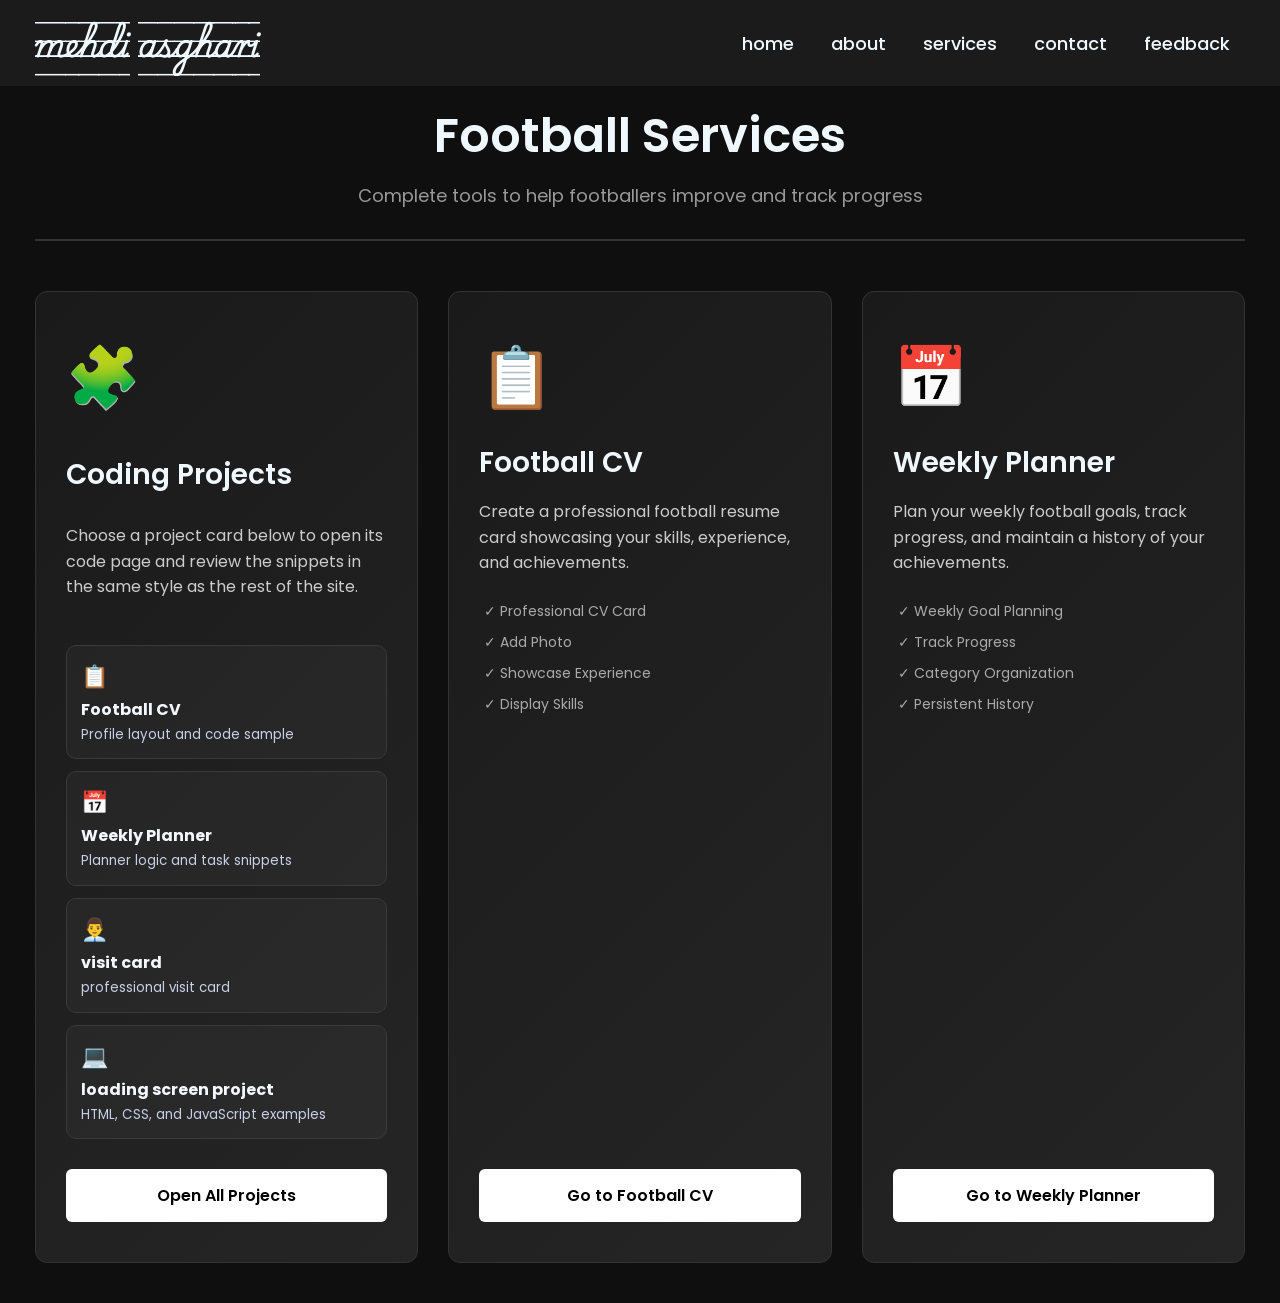
<file: services/index.html>
<!DOCTYPE html>
<html lang="en">

    <head>
        <meta charset="UTF-8">
        <meta name="viewport" content="width=device-width, initial-scale=1.0">
        <title>Services - Mehdi Asghari</title>
        <link rel="stylesheet" href="style.css">
    </head>

    <body>
        <nav>
            <div class="menu">
                <div class="logo">
                    <a href="../index.html">mehdi asghari</a>
                </div>
                <ul>
                    <li><a href="../index.html">home</a></li>
                    <li><a href="../pages/index.html">about</a></li>
                    <li><a href="./index.html">services</a></li>
                    <li><a href="../contact/index.html">contact</a></li>
                    <li><a href="mailto:mehdi25asghari@gmail.com?subject=Website%20Feedback">feedback</a></li>
                </ul>
            </div>
        </nav>

        <div class="container">
            <div class="services-header">
                <h1>Football Services</h1>
                <p>Complete tools to help footballers improve and track progress</p>
            </div>

            <div class="services-grid">
                <!-- Coding Projects Card -->
                <div class="service-card coding-projects-card">
                    <div class="service-icon">🧩</div>
                    <h2>Coding Projects</h2>
                    <p>Choose a project card below to open its code page and review the snippets in the same style as
                        the rest of the site.</p>
                    <div class="project-mini-grid">
                        <a class="project-mini-card" href="./projects/football-cv/index.html">
                            <span class="project-mini-icon">📋</span>
                            <strong>Football CV</strong>
                            <small>Profile layout and code sample</small>
                        </a>
                        <a class="project-mini-card" href="./projects/weekly-planner/index.html">
                            <span class="project-mini-icon">📅</span>
                            <strong>Weekly Planner</strong>
                            <small>Planner logic and task snippets</small>
                        </a>
                        <a class="project-mini-card" href="./projects/visit card/index.html">
                            <span class="project-mini-icon">👨‍💼</span>
                            <strong>visit card</strong>
                            <small>professional visit card </small>
                        </a>
                        <a class="project-mini-card" href="./projects/snippet-project/index.html">
                            <span class="project-mini-icon">💻</span>
                            <strong>loading screen project</strong>
                            <small>HTML, CSS, and JavaScript examples</small>
                        </a>
                    </div>
                    <a href="./projects/index.html" class="service-btn">Open All Projects</a>
                </div>

                <!-- Football CV Service -->
                <div class="service-card">
                    <div class="service-icon">📋</div>
                    <h2>Football CV</h2>
                    <p>Create a professional football resume card showcasing your skills, experience, and achievements.
                    </p>
                    <div class="service-features">
                        <ul>
                            <li>✓ Professional CV Card</li>
                            <li>✓ Add Photo</li>
                            <li>✓ Showcase Experience</li>
                            <li>✓ Display Skills</li>
                        </ul>
                    </div>
                    <a href="./FOOTBALL%20CV/index.html" class="service-btn">Go to Football CV</a>
                </div>

                <!-- Weekly Planner Service -->
                <div class="service-card">
                    <div class="service-icon">📅</div>
                    <h2>Weekly Planner</h2>
                    <p>Plan your weekly football goals, track progress, and maintain a history of your achievements.</p>
                    <div class="service-features">
                        <ul>
                            <li>✓ Weekly Goal Planning</li>
                            <li>✓ Track Progress</li>
                            <li>✓ Category Organization</li>
                            <li>✓ Persistent History</li>
                        </ul>
                    </div>
                    <a href="./planner/index.html" class="service-btn">Go to Weekly Planner</a>
                </div>
            </div>
        </div>

    </body>

</html>
</file>
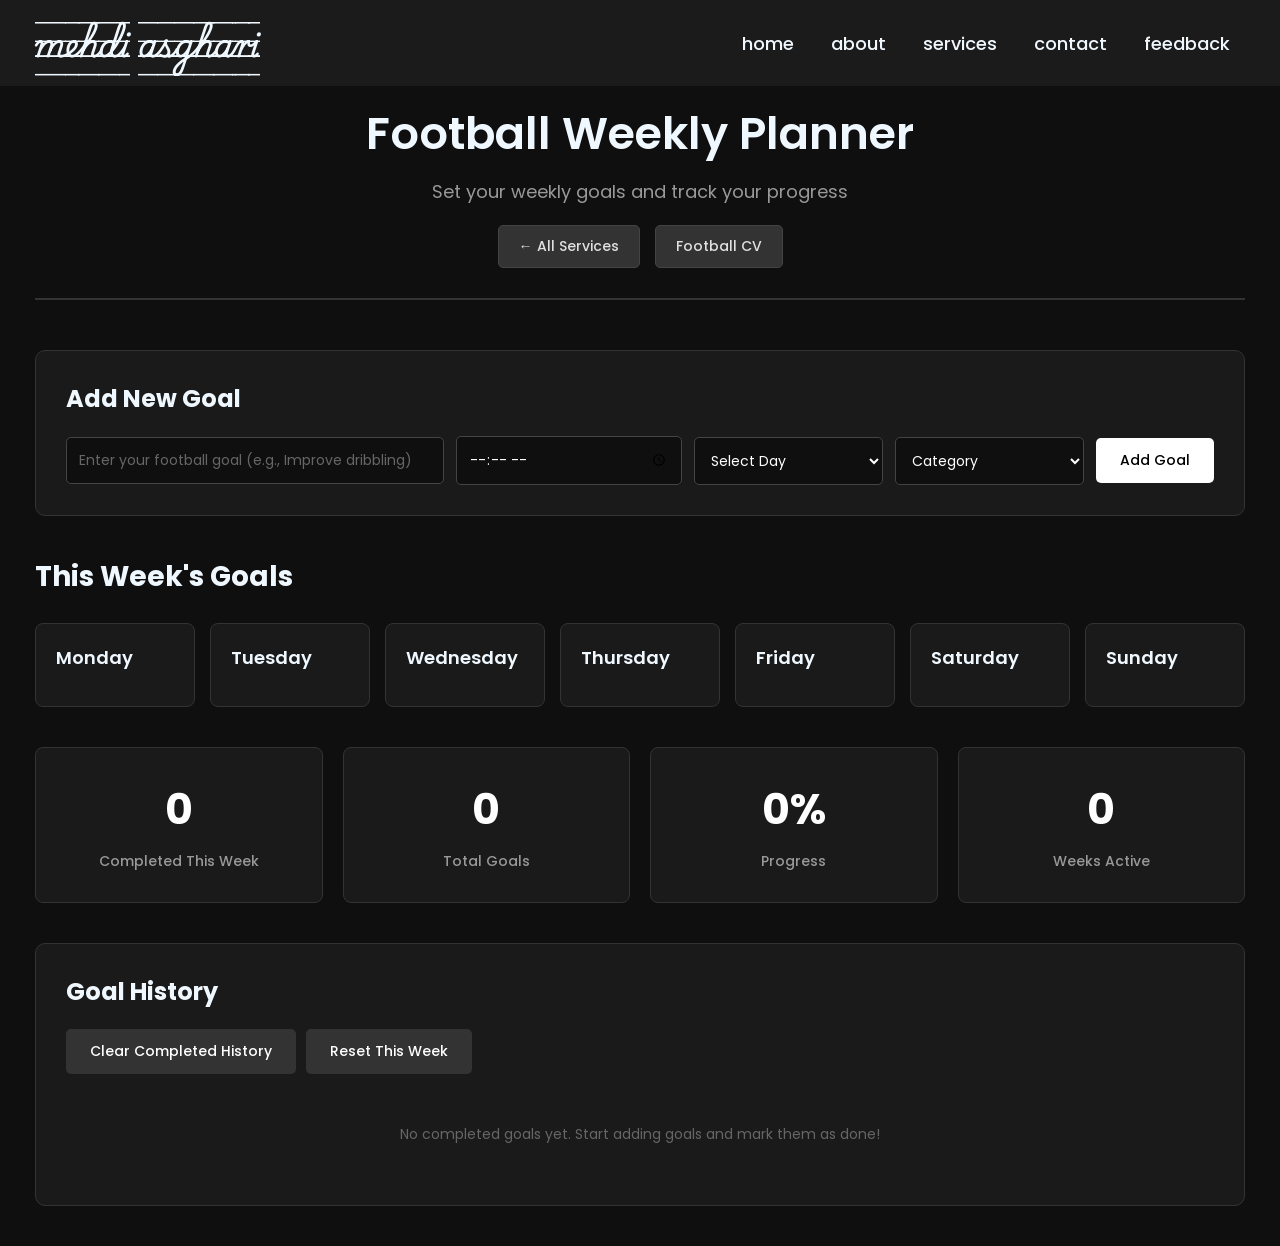
<file: services/planner/index.html>
<!DOCTYPE html>
<html lang="en">

    <head>
        <meta charset="UTF-8">
        <meta name="viewport" content="width=device-width, initial-scale=1.0">
        <title>Weekly Planner - Mehdi Asghari</title>
        <link rel="stylesheet" href="style.css">
    </head>

    <body>
        <nav>
            <div class="menu">
                <div class="logo">
                    <a href="../../index.html">mehdi asghari</a>
                </div>
                <ul>
                    <li><a href="../../index.html">home</a></li>
                    <li><a href="../../pages/index.html">about</a></li>
                    <li><a href="../index.html">services</a></li>
                    <li><a href="../../contact/index.html">contact</a></li>
                    <li><a href="mailto:mehdi25asghari@gmail.com?subject=Website%20Feedback">feedback</a></li>
                </ul>
            </div>
        </nav>

        <div class="container">
            <div class="planner-header">
                <h1>Football Weekly Planner</h1>
                <p>Set your weekly goals and track your progress</p>
                <div class="services-links">
                    <a href="../index.html" class="service-link">← All Services</a>
                    <a href="../FOOTBALL%20CV/index.html" class="service-link">Football CV</a>
                </div>
            </div>

            <div class="planner-wrapper">
                <!-- Add Goal Section -->
                <div class="add-goal-section">
                    <h2>Add New Goal</h2>
                    <div class="input-group">
                        <input type="text" id="goalInput"
                            placeholder="Enter your football goal (e.g., Improve dribbling)" maxlength="100">
                        <input type="time" id="timeInput" title="Set time for this goal">
                        <select id="daySelect">
                            <option value="">Select Day</option>
                            <option value="Monday">Monday</option>
                            <option value="Tuesday">Tuesday</option>
                            <option value="Wednesday">Wednesday</option>
                            <option value="Thursday">Thursday</option>
                            <option value="Friday">Friday</option>
                            <option value="Saturday">Saturday</option>
                            <option value="Sunday">Sunday</option>
                        </select>
                        <select id="categorySelect">
                            <option value="">Category</option>
                            <option value="Training">Training</option>
                            <option value="Fitness">Fitness</option>
                            <option value="Technique">Technique</option>
                            <option value="Tactical">Tactical</option>
                            <option value="Mental">Mental</option>
                            <option value="Recovery">Recovery</option>
                        </select>
                        <button id="addGoalBtn" class="btn-primary">Add Goal</button>
                    </div>
                </div>

                <!-- Weekly Goals Section -->
                <div class="weekly-section">
                    <h2>This Week's Goals</h2>
                    <div class="week-view">
                        <div class="day-card" data-day="Monday">
                            <h3>Monday</h3>
                            <div class="goals-list" data-day="Monday"></div>
                        </div>
                        <div class="day-card" data-day="Tuesday">
                            <h3>Tuesday</h3>
                            <div class="goals-list" data-day="Tuesday"></div>
                        </div>
                        <div class="day-card" data-day="Wednesday">
                            <h3>Wednesday</h3>
                            <div class="goals-list" data-day="Wednesday"></div>
                        </div>
                        <div class="day-card" data-day="Thursday">
                            <h3>Thursday</h3>
                            <div class="goals-list" data-day="Thursday"></div>
                        </div>
                        <div class="day-card" data-day="Friday">
                            <h3>Friday</h3>
                            <div class="goals-list" data-day="Friday"></div>
                        </div>
                        <div class="day-card" data-day="Saturday">
                            <h3>Saturday</h3>
                            <div class="goals-list" data-day="Saturday"></div>
                        </div>
                        <div class="day-card" data-day="Sunday">
                            <h3>Sunday</h3>
                            <div class="goals-list" data-day="Sunday"></div>
                        </div>
                    </div>
                </div>

                <!-- Statistics Section -->
                <div class="stats-section">
                    <div class="stat-card">
                        <div class="stat-number" id="completedCount">0</div>
                        <div class="stat-label">Completed This Week</div>
                    </div>
                    <div class="stat-card">
                        <div class="stat-number" id="totalCount">0</div>
                        <div class="stat-label">Total Goals</div>
                    </div>
                    <div class="stat-card">
                        <div class="stat-number" id="progressPercent">0%</div>
                        <div class="stat-label">Progress</div>
                    </div>
                    <div class="stat-card">
                        <div class="stat-number" id="streakCount">0</div>
                        <div class="stat-label">Weeks Active</div>
                    </div>
                </div>

                <!-- History Section -->
                <div class="history-section">
                    <h2>Goal History</h2>
                    <div class="history-controls">
                        <button id="clearHistoryBtn" class="btn-secondary">Clear Completed History</button>
                        <button id="resetWeekBtn" class="btn-secondary">Reset This Week</button>
                    </div>
                    <div class="history-list" id="historyList">
                        <p class="empty-message">No completed goals yet. Start adding goals and mark them as done!</p>
                    </div>
                </div>
            </div>
        </div>

        <script src="script.js"></script>
    </body>

</html>
</file>
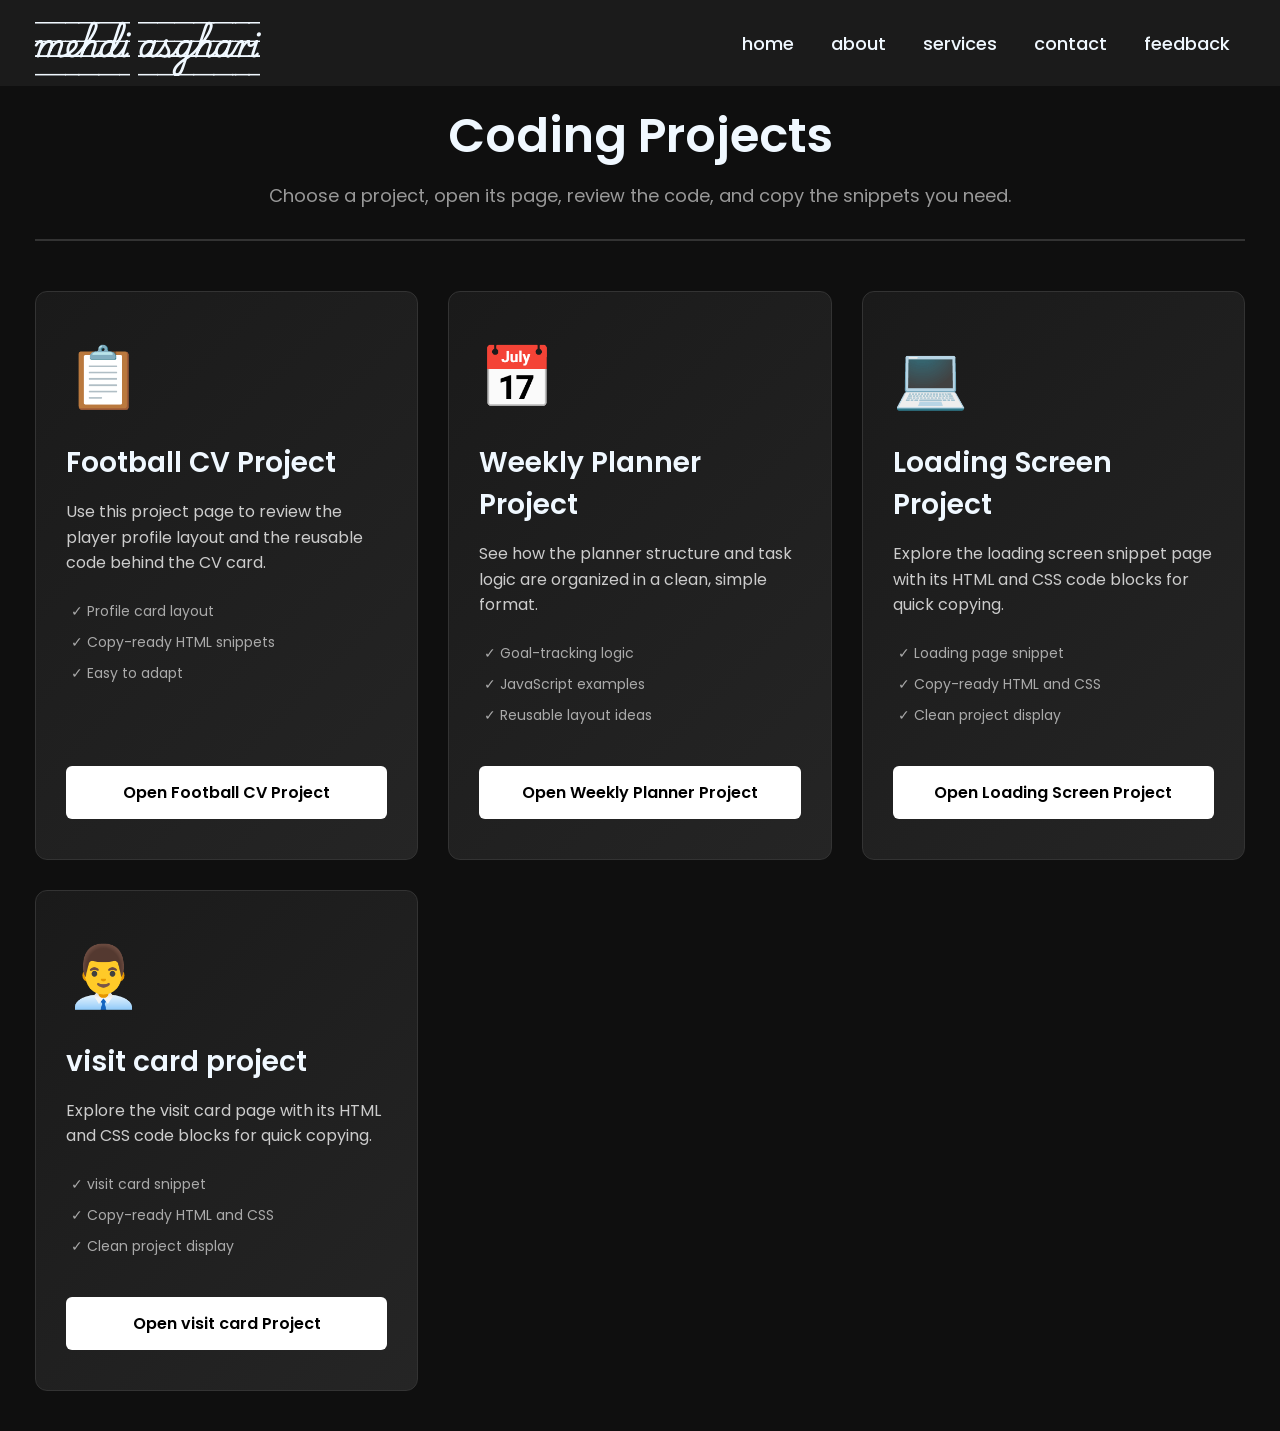
<file: services/projects/index.html>
<!DOCTYPE html>
<html lang="en">

    <head>
        <meta charset="UTF-8">
        <meta name="viewport" content="width=device-width, initial-scale=1.0">
        <title>Project Library - Services</title>
        <link rel="stylesheet" href="../style.css">
    </head>

    <body>
        <nav>
            <div class="menu">
                <div class="logo">
                    <a href="../../index.html">mehdi asghari</a>
                </div>
                <ul>
                    <li><a href="../../index.html">home</a></li>
                    <li><a href="../../pages/index.html">about</a></li>
                    <li><a href="../index.html">services</a></li>
                    <li><a href="../../contact/index.html">contact</a></li>
                    <li><a href="mailto:mehdi25asghari@gmail.com?subject=Website%20Feedback">feedback</a></li>
                </ul>
            </div>
        </nav>

        <div class="container">
            <div class="services-header">
                <h1>Coding Projects</h1>
                <p>Choose a project, open its page, review the code, and copy the snippets you need.</p>
            </div>

            <div class="services-grid">
                <div class="service-card">
                    <div class="service-icon">📋</div>
                    <h2>Football CV Project</h2>
                    <p>Use this project page to review the player profile layout and the reusable code behind the CV
                        card.</p>
                    <div class="service-features">
                        <ul>
                            <li>✓ Profile card layout</li>
                            <li>✓ Copy-ready HTML snippets</li>
                            <li>✓ Easy to adapt</li>
                        </ul>
                    </div>
                    <a href="./football-cv/index.html" class="service-btn">Open Football CV Project</a>
                </div>

                <div class="service-card">
                    <div class="service-icon">📅</div>
                    <h2>Weekly Planner Project</h2>
                    <p>See how the planner structure and task logic are organized in a clean, simple format.</p>
                    <div class="service-features">
                        <ul>
                            <li>✓ Goal-tracking logic</li>
                            <li>✓ JavaScript examples</li>
                            <li>✓ Reusable layout ideas</li>
                        </ul>
                    </div>
                    <a href="./weekly-planner/index.html" class="service-btn">Open Weekly Planner Project</a>
                </div>

                <div class="service-card">
                    <div class="service-icon">💻</div>
                    <h2>Loading Screen Project</h2>
                    <p>Explore the loading screen snippet page with its HTML and CSS code blocks for quick copying.</p>
                    <div class="service-features">
                        <ul>
                            <li>✓ Loading page snippet</li>
                            <li>✓ Copy-ready HTML and CSS</li>
                            <li>✓ Clean project display</li>
                        </ul>
                    </div>
                    <a href="./snippet-project/index.html" class="service-btn">Open Loading Screen Project</a>
                </div>

                <div class="service-card">
                    <div class="service-icon">👨‍💼</div>
                    <h2> visit card project</h2>
                    <p>Explore the visit card page with its HTML and CSS code blocks for quick copying.</p>
                    <div class="service-features">
                        <ul>
                            <li>✓ visit card snippet</li>
                            <li>✓ Copy-ready HTML and CSS</li>
                            <li>✓ Clean project display</li>
                        </ul>
                    </div>
                    <a href="./visit card/index.html" class="service-btn">Open visit card Project</a>
                </div>
            </div>
        </div>
    </body>

</html>
</file>
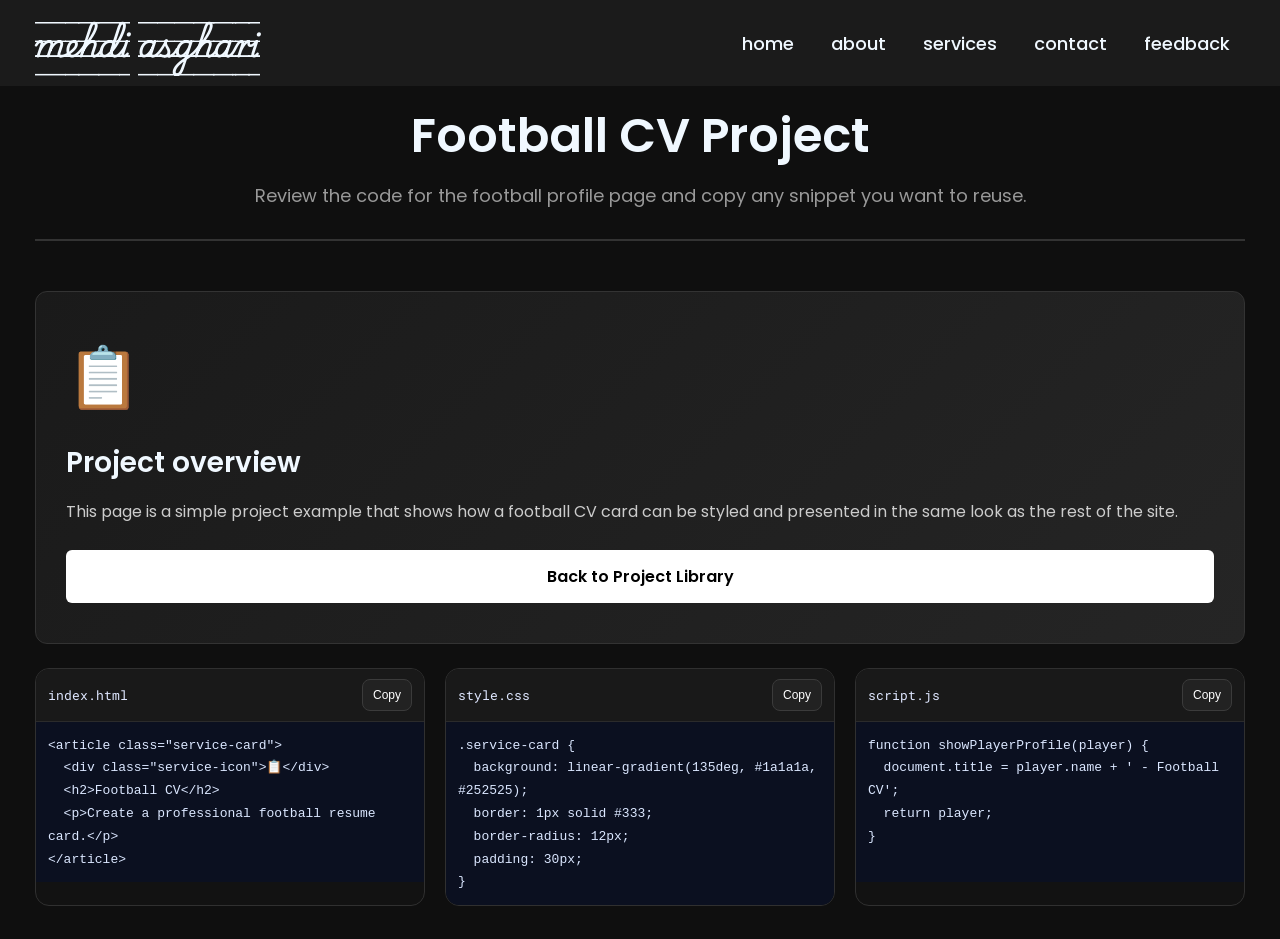
<file: services/projects/football-cv/index.html>
<!DOCTYPE html>
<html lang="en">

    <head>
        <meta charset="UTF-8">
        <meta name="viewport" content="width=device-width, initial-scale=1.0">
        <title>Football CV Project</title>
        <link rel="stylesheet" href="../../style.css">
    </head>

    <body>
        <nav>
            <div class="menu">
                <div class="logo">
                    <a href="../../../index.html">mehdi asghari</a>
                </div>
                <ul>
                    <li><a href="../../../index.html">home</a></li>
                    <li><a href="../../../pages/index.html">about</a></li>
                    <li><a href="../../index.html">services</a></li>
                    <li><a href="../../../contact/index.html">contact</a></li>
                    <li><a href="mailto:mehdi25asghari@gmail.com?subject=Website%20Feedback">feedback</a></li>
                </ul>
            </div>
        </nav>

        <div class="container">
            <div class="services-header">
                <h1>Football CV Project</h1>
                <p>Review the code for the football profile page and copy any snippet you want to reuse.</p>
            </div>

            <div class="service-card" style="margin-bottom: 24px;">
                <div class="service-icon">📋</div>
                <h2>Project overview</h2>
                <p>This page is a simple project example that shows how a football CV card can be styled and presented
                    in the same look as the rest of the site.</p>
                <a href="../index.html" class="service-btn">Back to Project Library</a>
            </div>

            <div class="code-grid">
                <article class="code-card">
                    <div class="code-topbar">
                        <div class="code-file">index.html</div>
                        <button class="copy-btn" data-target="html-snippet">Copy</button>
                    </div>
                    <div class="code-editor">
                        <pre id="html-snippet"><code>&lt;article class="service-card"&gt;
  &lt;div class="service-icon"&gt;📋&lt;/div&gt;
  &lt;h2&gt;Football CV&lt;/h2&gt;
  &lt;p&gt;Create a professional football resume card.&lt;/p&gt;
&lt;/article&gt;</code></pre>
                    </div>
                </article>

                <article class="code-card">
                    <div class="code-topbar">
                        <div class="code-file">style.css</div>
                        <button class="copy-btn" data-target="css-snippet">Copy</button>
                    </div>
                    <div class="code-editor">
                        <pre id="css-snippet"><code>.service-card {
  background: linear-gradient(135deg, #1a1a1a, #252525);
  border: 1px solid #333;
  border-radius: 12px;
  padding: 30px;
}</code></pre>
                    </div>
                </article>

                <article class="code-card">
                    <div class="code-topbar">
                        <div class="code-file">script.js</div>
                        <button class="copy-btn" data-target="js-snippet">Copy</button>
                    </div>
                    <div class="code-editor">
                        <pre id="js-snippet"><code>function showPlayerProfile(player) {
  document.title = player.name + ' - Football CV';
  return player;
}</code></pre>
                    </div>
                </article>
            </div>
        </div>

        <script>
            document.querySelectorAll('.copy-btn').forEach((button) => {
                button.addEventListener('click', async () => {
                    const snippet = document.getElementById(button.getAttribute('data-target'));
                    try {
                        await navigator.clipboard.writeText(snippet.innerText);
                        const original = button.textContent;
                        button.textContent = 'Copied!';
                        setTimeout(() => (button.textContent = original), 1000);
                    } catch (error) {
                        button.textContent = 'Copy failed';
                        setTimeout(() => (button.textContent = 'Copy'), 1000);
                    }
                });
            });
        </script>
    </body>

</html>
</file>
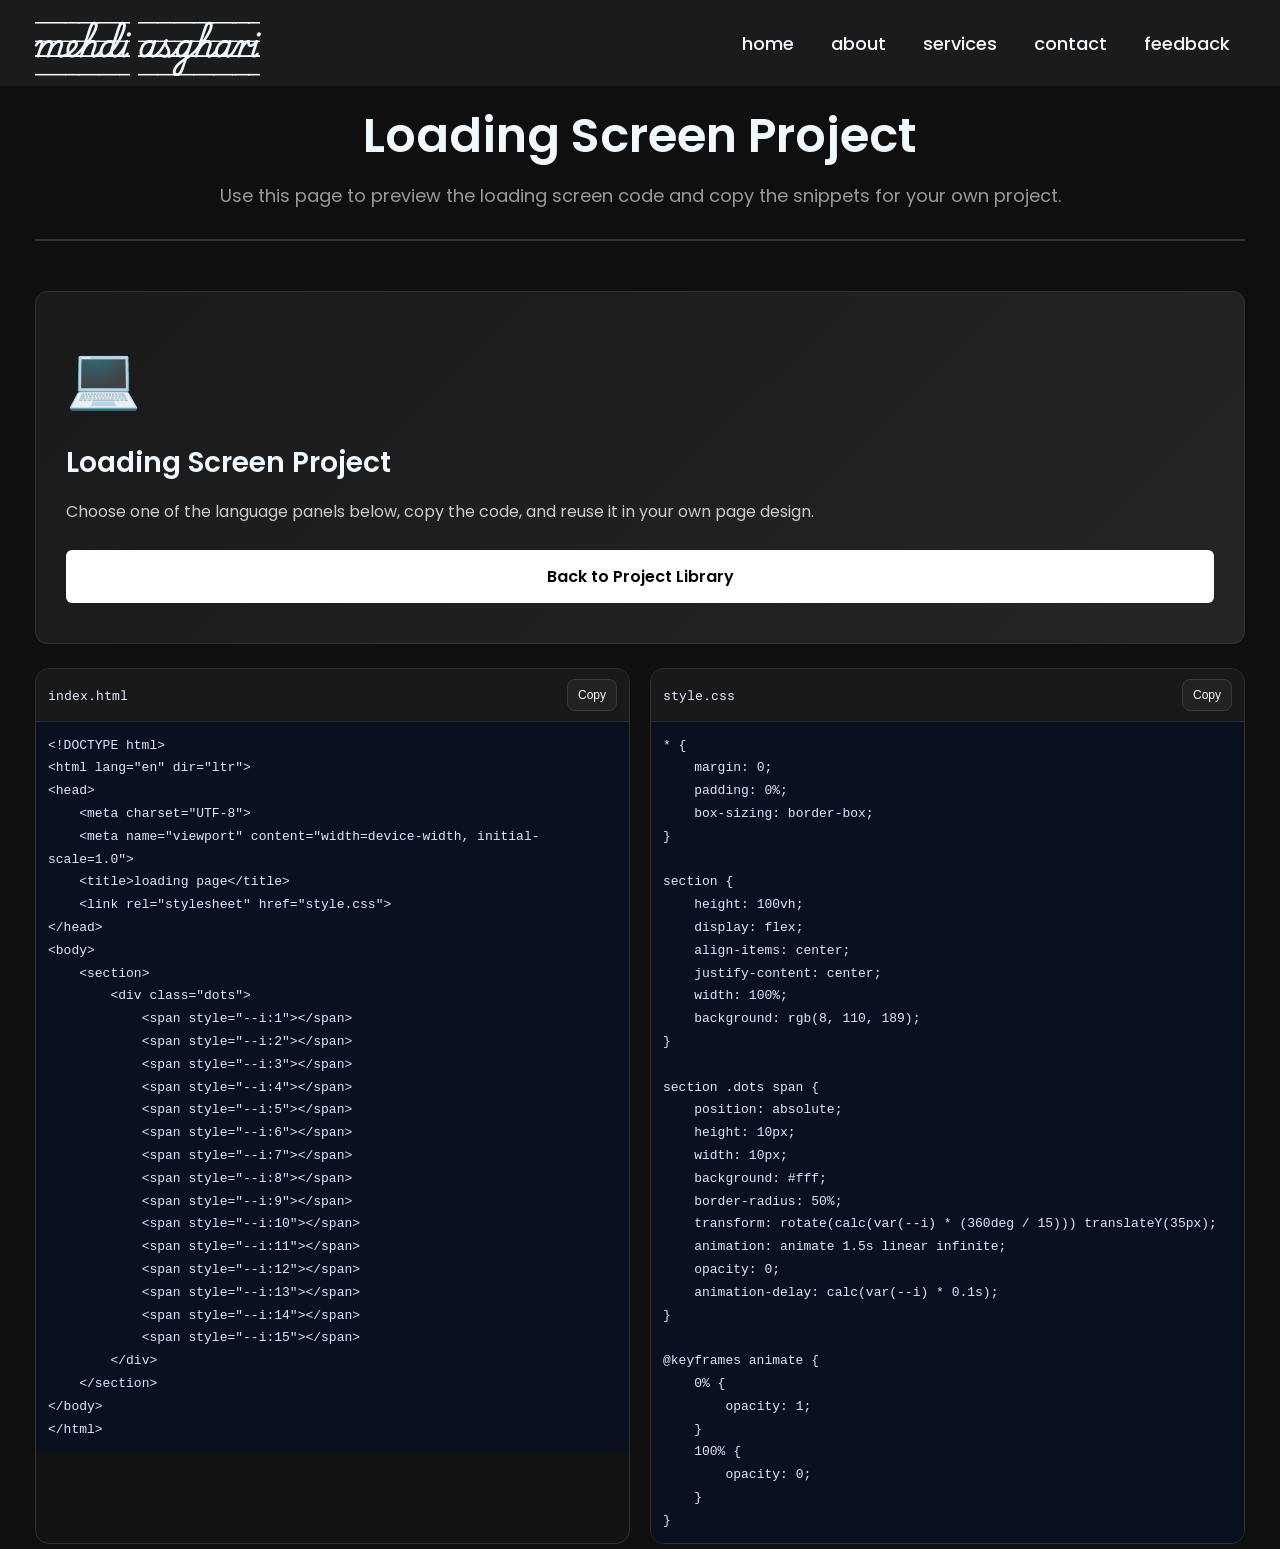
<file: services/projects/snippet-project/index.html>
<!DOCTYPE html>
<html lang="en">

    <head>
        <meta charset="UTF-8">
        <meta name="viewport" content="width=device-width, initial-scale=1.0">
        <title>loading screen project</title>
        <link rel="stylesheet" href="../../style.css">
    </head>

    <body>
        <nav>
            <div class="menu">
                <div class="logo">
                    <a href="../../../index.html">mehdi asghari</a>
                </div>
                <ul>
                    <li><a href="../../../index.html">home</a></li>
                    <li><a href="../../../pages/index.html">about</a></li>
                    <li><a href="../../index.html">services</a></li>
                    <li><a href="../../../contact/index.html">contact</a></li>
                    <li><a href="mailto:mehdi25asghari@gmail.com?subject=Website%20Feedback">feedback</a></li>
                </ul>
            </div>
        </nav>

        <div class="container">
            <div class="services-header">
                <h1>Loading Screen Project</h1>
                <p>Use this page to preview the loading screen code and copy the snippets for your own project.</p>
            </div>

            <div class="service-card" style="margin-bottom: 24px;">
                <div class="service-icon">💻</div>
                <h2>Loading Screen Project</h2>
                <p>Choose one of the language panels below, copy the code, and reuse it in your own page design.</p>
                <a href="../index.html" class="service-btn">Back to Project Library</a>
            </div>

            <div class="code-grid">
                <article class="code-card">
                    <div class="code-topbar">
                        <div class="code-file">index.html</div>
                        <button class="copy-btn" data-target="snippet-html">Copy</button>
                    </div>
                    <div class="code-editor">
                        <pre id="snippet-html"><code>&lt;!DOCTYPE html&gt;
&lt;html lang="en" dir="ltr"&gt;
&lt;head&gt;
    &lt;meta charset="UTF-8"&gt;
    &lt;meta name="viewport" content="width=device-width, initial-scale=1.0"&gt;
    &lt;title&gt;loading page&lt;/title&gt;
    &lt;link rel="stylesheet" href="style.css"&gt;
&lt;/head&gt;
&lt;body&gt;
    &lt;section&gt;
        &lt;div class="dots"&gt;
            &lt;span style="--i:1"&gt;&lt;/span&gt;
            &lt;span style="--i:2"&gt;&lt;/span&gt;
            &lt;span style="--i:3"&gt;&lt;/span&gt;
            &lt;span style="--i:4"&gt;&lt;/span&gt;
            &lt;span style="--i:5"&gt;&lt;/span&gt;
            &lt;span style="--i:6"&gt;&lt;/span&gt;
            &lt;span style="--i:7"&gt;&lt;/span&gt;
            &lt;span style="--i:8"&gt;&lt;/span&gt;
            &lt;span style="--i:9"&gt;&lt;/span&gt;
            &lt;span style="--i:10"&gt;&lt;/span&gt;
            &lt;span style="--i:11"&gt;&lt;/span&gt;
            &lt;span style="--i:12"&gt;&lt;/span&gt;
            &lt;span style="--i:13"&gt;&lt;/span&gt;
            &lt;span style="--i:14"&gt;&lt;/span&gt;
            &lt;span style="--i:15"&gt;&lt;/span&gt;
        &lt;/div&gt;
    &lt;/section&gt;
&lt;/body&gt;
&lt;/html&gt;</code></pre>
                    </div>
                </article>

                <article class="code-card">
                    <div class="code-topbar">
                        <div class="code-file">style.css</div>
                        <button class="copy-btn" data-target="snippet-css">Copy</button>
                    </div>
                    <div class="code-editor">
                        <pre id="snippet-css"><code>* {
    margin: 0;
    padding: 0%;
    box-sizing: border-box;
}

section {
    height: 100vh;
    display: flex;
    align-items: center;
    justify-content: center;
    width: 100%;
    background: rgb(8, 110, 189);
}

section .dots span {
    position: absolute;
    height: 10px;
    width: 10px;
    background: #fff;
    border-radius: 50%;
    transform: rotate(calc(var(--i) * (360deg / 15))) translateY(35px);
    animation: animate 1.5s linear infinite;
    opacity: 0;
    animation-delay: calc(var(--i) * 0.1s);
}

@keyframes animate {
    0% {
        opacity: 1;
    }
    100% {
        opacity: 0;
    }
}</code></pre>
                    </div>
                </article>

            </div>
        </div>

        <script>
            document.querySelectorAll('.copy-btn').forEach((button) => {
                button.addEventListener('click', async () => {
                    const snippet = document.getElementById(button.getAttribute('data-target'));
                    try {
                        await navigator.clipboard.writeText(snippet.innerText);
                        const original = button.textContent;
                        button.textContent = 'Copied!';
                        setTimeout(() => (button.textContent = original), 1000);
                    } catch (error) {
                        button.textContent = 'Copy failed';
                        setTimeout(() => (button.textContent = 'Copy'), 1000);
                    }
                });
            });
        </script>
    </body>

</html>
</file>
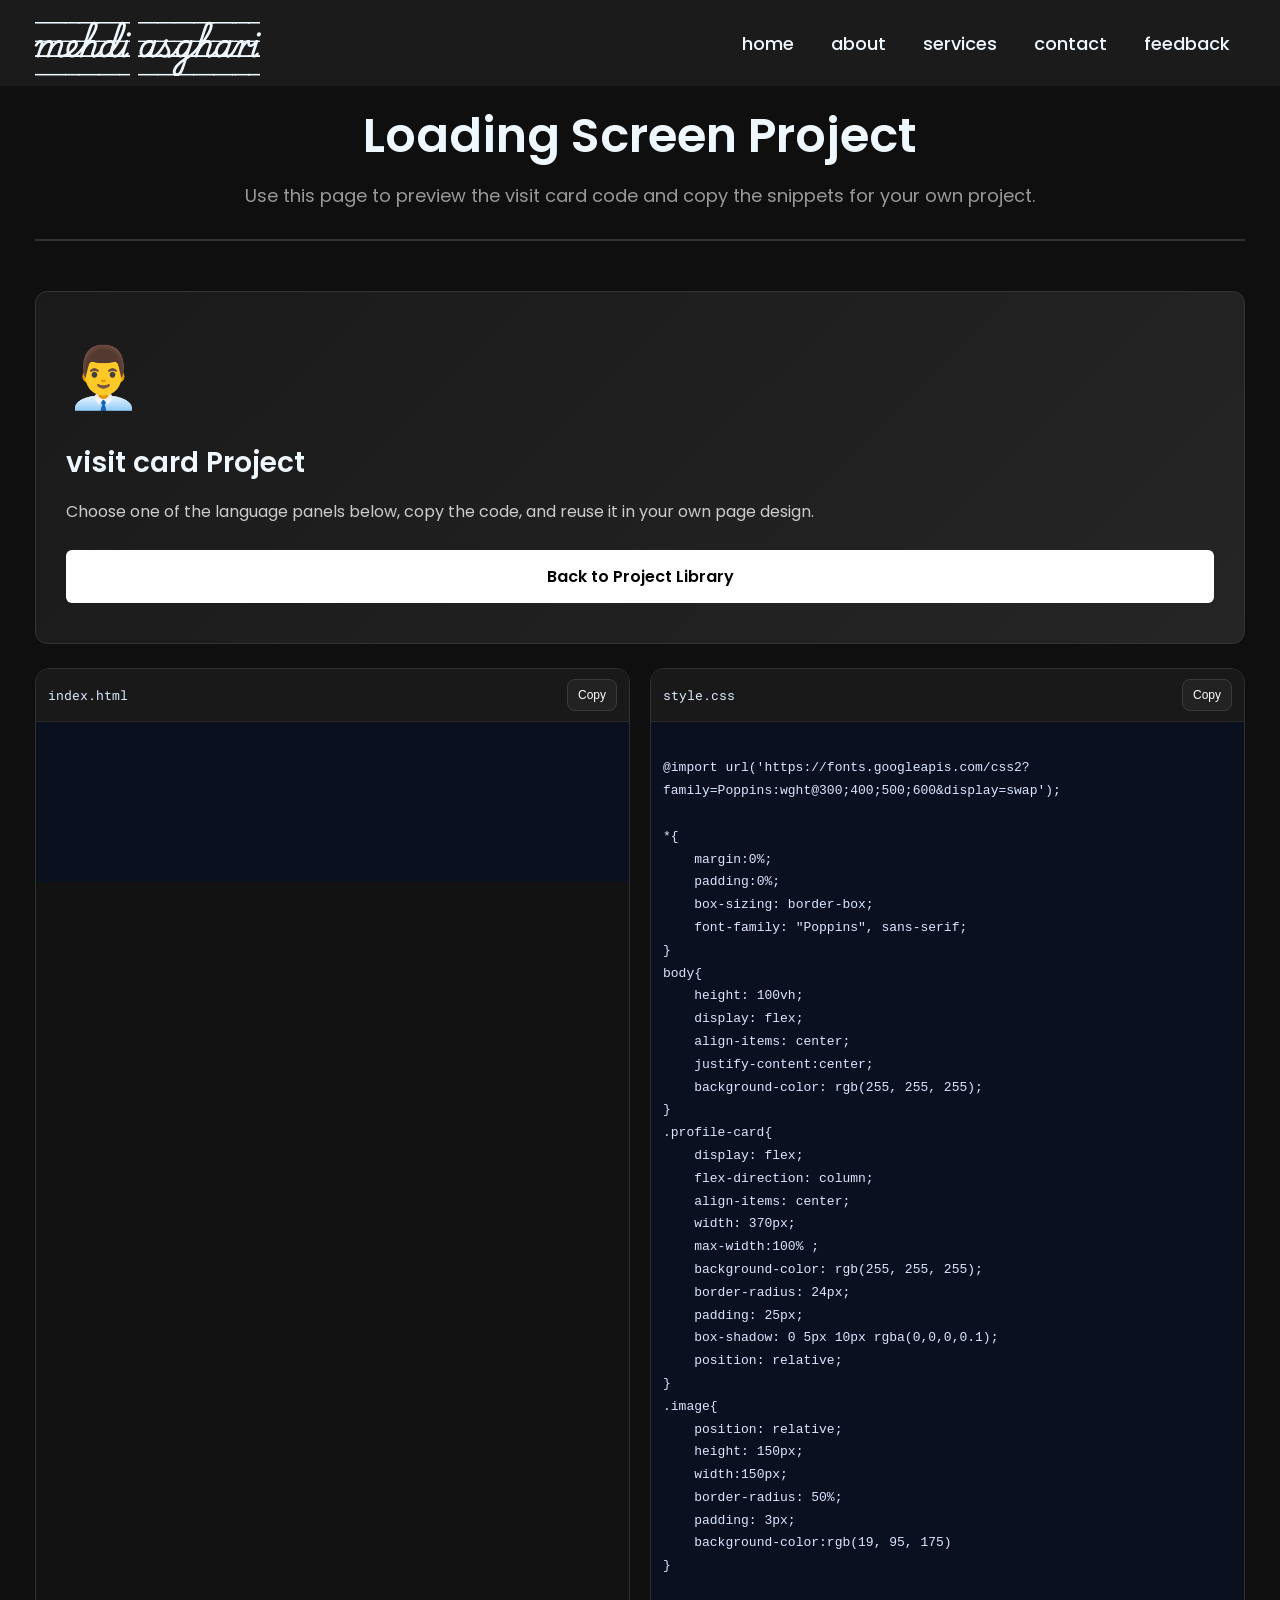
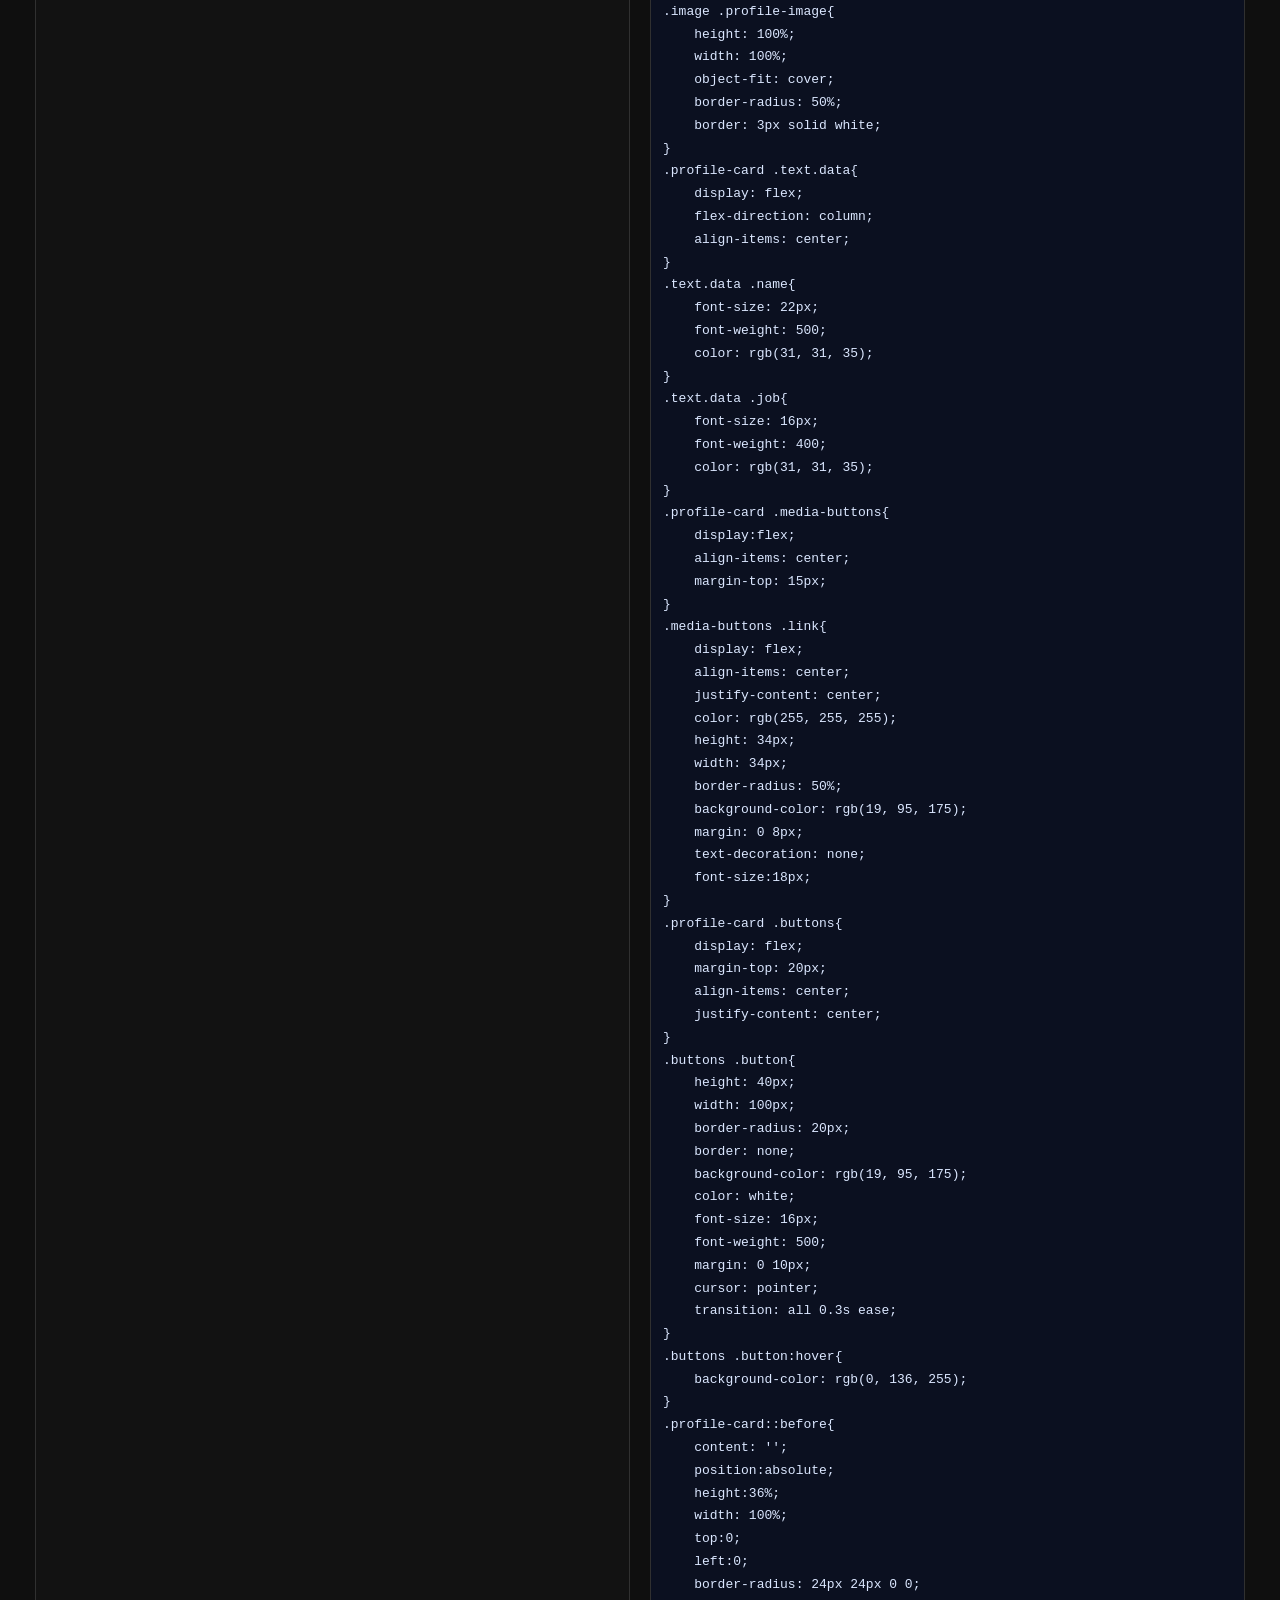
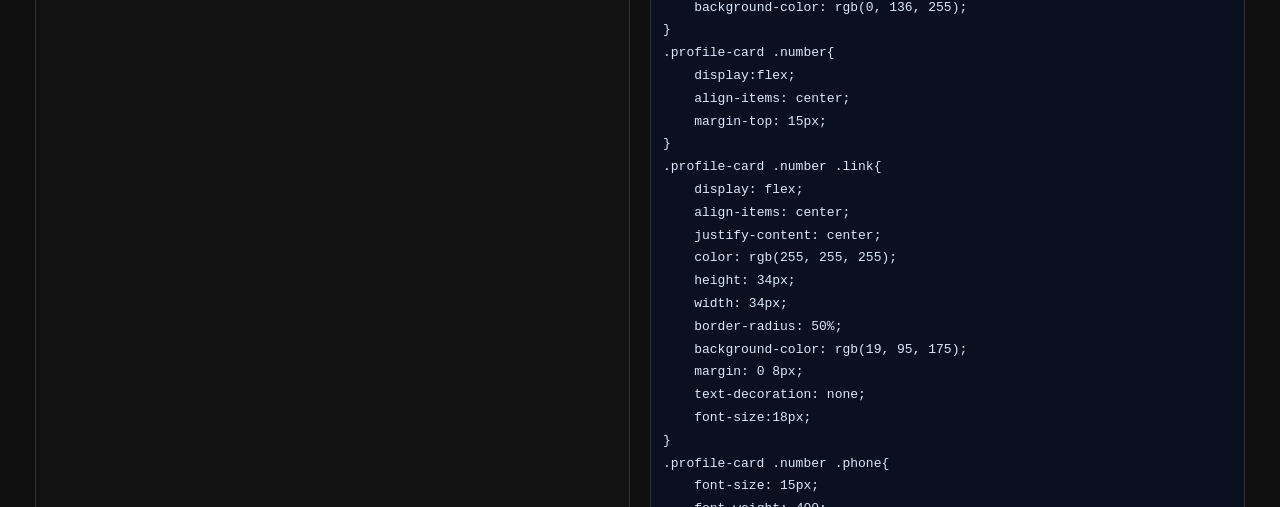
<file: services/projects/visit card/index.html>
<!DOCTYPE html>
<html lang="en">

    <head>
        <meta charset="UTF-8">
        <meta name="viewport" content="width=device-width, initial-scale=1.0">
        <title> visit card project</title>
        <link rel="stylesheet" href="../../style.css">
    </head>

    <body>
        <nav>
            <div class="menu">
                <div class="logo">
                    <a href="../../../index.html">mehdi asghari</a>
                </div>
                <ul>
                    <li><a href="../../../index.html">home</a></li>
                    <li><a href="../../../pages/index.html">about</a></li>
                    <li><a href="../../index.html">services</a></li>
                    <li><a href="../../../contact/index.html">contact</a></li>
                    <li><a href="mailto:mehdi25asghari@gmail.com?subject=Website%20Feedback">feedback</a></li>
                </ul>
            </div>
        </nav>

        <div class="container">
            <div class="services-header">
                <h1>Loading Screen Project</h1>
                <p>Use this page to preview the visit card code and copy the snippets for your own project.</p>
            </div>

            <div class="service-card" style="margin-bottom: 24px;">
                <div class="service-icon">👨‍💼</div>
                <h2> visit card Project</h2>
                <p>Choose one of the language panels below, copy the code, and reuse it in your own page design.</p>
                <a href="../index.html" class="service-btn">Back to Project Library</a>
            </div>

            <div class="code-grid">
                <article class="code-card">
                    <div class="code-topbar">
                        <div class="code-file">index.html</div>
                        <button class="copy-btn" data-target="snippet-html">Copy</button>
                    </div>
                    <div class="code-editor">
                        <pre id="snippet-html"><code>
</code></pre>
                    </div>
                </article>

                <article class="code-card">
                    <div class="code-topbar">
                        <div class="code-file">style.css</div>
                        <button class="copy-btn" data-target="snippet-css">Copy</button>
                    </div>
                    <div class="code-editor">
                        <pre id="snippet-css"><code>
@import url('https://fonts.googleapis.com/css2?family=Poppins:wght@300;400;500;600&display=swap');

*{
    margin:0%;
    padding:0%;
    box-sizing: border-box;
    font-family: "Poppins", sans-serif;
}
body{
    height: 100vh;
    display: flex;
    align-items: center;
    justify-content:center;
    background-color: rgb(255, 255, 255);
}
.profile-card{
    display: flex;
    flex-direction: column;
    align-items: center;
    width: 370px;
    max-width:100% ;
    background-color: rgb(255, 255, 255);
    border-radius: 24px;
    padding: 25px;
    box-shadow: 0 5px 10px rgba(0,0,0,0.1);
    position: relative;
}
.image{
    position: relative;
    height: 150px;
    width:150px;
    border-radius: 50%;
    padding: 3px;
    background-color:rgb(19, 95, 175)
}

.image .profile-image{
    height: 100%;
    width: 100%;
    object-fit: cover;
    border-radius: 50%;
    border: 3px solid white;
}
.profile-card .text.data{
    display: flex;
    flex-direction: column;
    align-items: center;
}
.text.data .name{
    font-size: 22px;
    font-weight: 500;
    color: rgb(31, 31, 35);
}
.text.data .job{
    font-size: 16px;
    font-weight: 400;
    color: rgb(31, 31, 35);
}
.profile-card .media-buttons{
    display:flex;
    align-items: center;
    margin-top: 15px;
}
.media-buttons .link{
    display: flex;
    align-items: center;
    justify-content: center;
    color: rgb(255, 255, 255);
    height: 34px;
    width: 34px;
    border-radius: 50%;
    background-color: rgb(19, 95, 175);
    margin: 0 8px;
    text-decoration: none;
    font-size:18px;
}
.profile-card .buttons{
    display: flex;
    margin-top: 20px;
    align-items: center;
    justify-content: center;
}
.buttons .button{
    height: 40px;
    width: 100px;
    border-radius: 20px;
    border: none;
    background-color: rgb(19, 95, 175);
    color: white;
    font-size: 16px;
    font-weight: 500;
    margin: 0 10px;
    cursor: pointer;
    transition: all 0.3s ease;
}
.buttons .button:hover{
    background-color: rgb(0, 136, 255);
}
.profile-card::before{
    content: '';
    position:absolute;
    height:36%;
    width: 100%;
    top:0;
    left:0;
    border-radius: 24px 24px 0 0;
    background-color: rgb(0, 136, 255);
}
.profile-card .number{
    display:flex;
    align-items: center;
    margin-top: 15px;
}
.profile-card .number .link{
    display: flex;
    align-items: center;
    justify-content: center;
    color: rgb(255, 255, 255);
    height: 34px;
    width: 34px;
    border-radius: 50%;
    background-color: rgb(19, 95, 175);
    margin: 0 8px;
    text-decoration: none;
    font-size:18px;
}
.profile-card .number .phone{
    font-size: 15px;
    font-weight: 400;
    color: rgb(0, 0, 0);
}

</code></pre>
                    </div>
                </article>

            </div>
        </div>

        <script>
            document.querySelectorAll('.copy-btn').forEach((button) => {
                button.addEventListener('click', async () => {
                    const snippet = document.getElementById(button.getAttribute('data-target'));
                    try {
                        await navigator.clipboard.writeText(snippet.innerText);
                        const original = button.textContent;
                        button.textContent = 'Copied!';
                        setTimeout(() => (button.textContent = original), 1000);
                    } catch (error) {
                        button.textContent = 'Copy failed';
                        setTimeout(() => (button.textContent = 'Copy'), 1000);
                    }
                });
            });
        </script>
    </body>

</html>
</file>
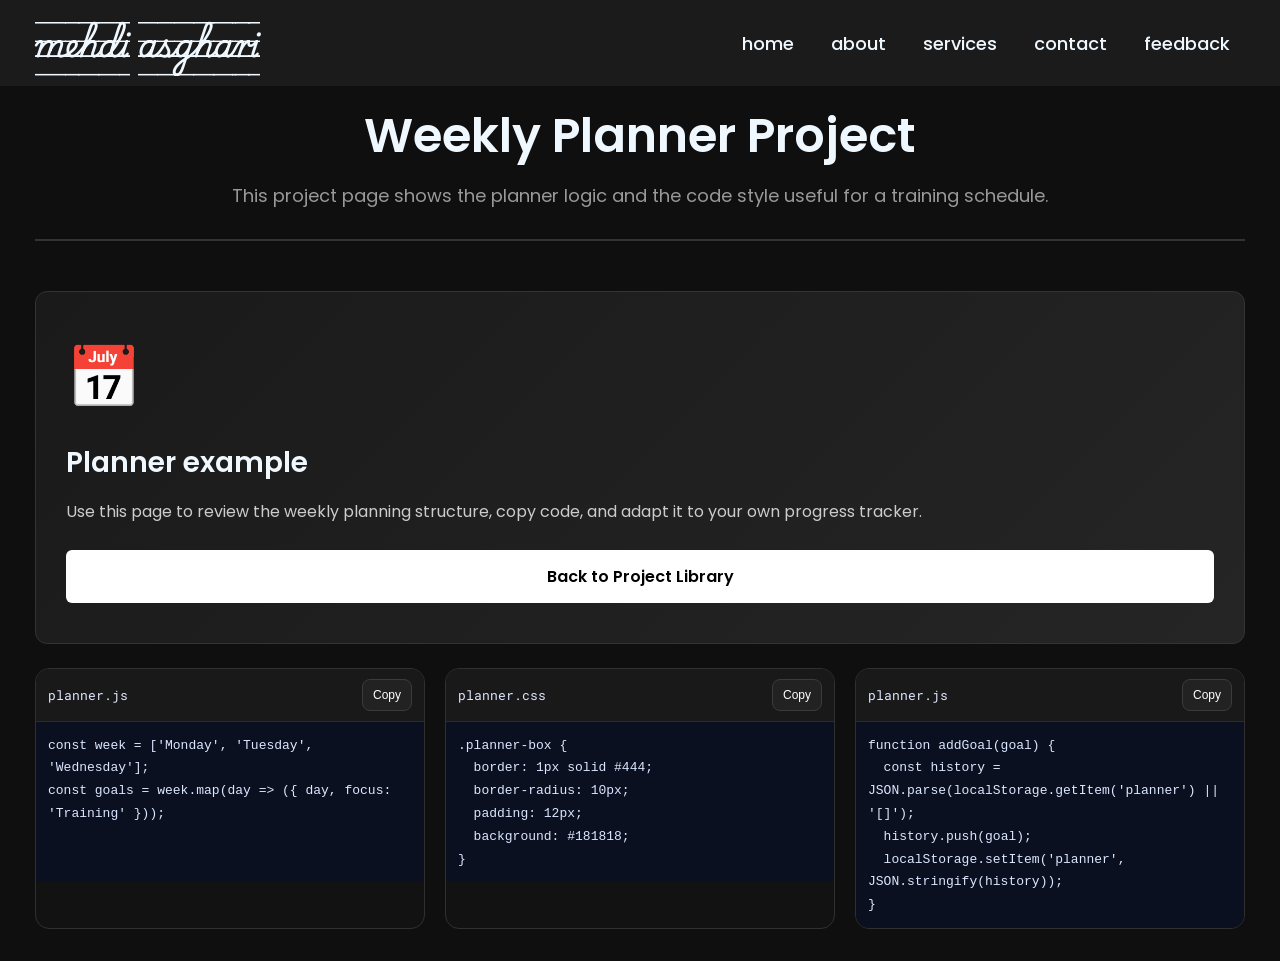
<file: services/projects/weekly-planner/index.html>
<!DOCTYPE html>
<html lang="en">

    <head>
        <meta charset="UTF-8">
        <meta name="viewport" content="width=device-width, initial-scale=1.0">
        <title>Weekly Planner Project</title>
        <link rel="stylesheet" href="../../style.css">
    </head>

    <body>
        <nav>
            <div class="menu">
                <div class="logo">
                    <a href="../../../index.html">mehdi asghari</a>
                </div>
                <ul>
                    <li><a href="../../../index.html">home</a></li>
                    <li><a href="../../../pages/index.html">about</a></li>
                    <li><a href="../../index.html">services</a></li>
                    <li><a href="../../../contact/index.html">contact</a></li>
                    <li><a href="mailto:mehdi25asghari@gmail.com?subject=Website%20Feedback">feedback</a></li>
                </ul>
            </div>
        </nav>

        <div class="container">
            <div class="services-header">
                <h1>Weekly Planner Project</h1>
                <p>This project page shows the planner logic and the code style useful for a training schedule.</p>
            </div>

            <div class="service-card" style="margin-bottom: 24px;">
                <div class="service-icon">📅</div>
                <h2>Planner example</h2>
                <p>Use this page to review the weekly planning structure, copy code, and adapt it to your own progress
                    tracker.</p>
                <a href="../index.html" class="service-btn">Back to Project Library</a>
            </div>

            <div class="code-grid">
                <article class="code-card">
                    <div class="code-topbar">
                        <div class="code-file">planner.js</div>
                        <button class="copy-btn" data-target="planner-html">Copy</button>
                    </div>
                    <div class="code-editor">
                        <pre id="planner-html"><code>const week = ['Monday', 'Tuesday', 'Wednesday'];
const goals = week.map(day => ({ day, focus: 'Training' }));</code></pre>
                    </div>
                </article>

                <article class="code-card">
                    <div class="code-topbar">
                        <div class="code-file">planner.css</div>
                        <button class="copy-btn" data-target="planner-css">Copy</button>
                    </div>
                    <div class="code-editor">
                        <pre id="planner-css"><code>.planner-box {
  border: 1px solid #444;
  border-radius: 10px;
  padding: 12px;
  background: #181818;
}</code></pre>
                    </div>
                </article>

                <article class="code-card">
                    <div class="code-topbar">
                        <div class="code-file">planner.js</div>
                        <button class="copy-btn" data-target="planner-js">Copy</button>
                    </div>
                    <div class="code-editor">
                        <pre id="planner-js"><code>function addGoal(goal) {
  const history = JSON.parse(localStorage.getItem('planner') || '[]');
  history.push(goal);
  localStorage.setItem('planner', JSON.stringify(history));
}</code></pre>
                    </div>
                </article>
            </div>
        </div>

        <script>
            document.querySelectorAll('.copy-btn').forEach((button) => {
                button.addEventListener('click', async () => {
                    const snippet = document.getElementById(button.getAttribute('data-target'));
                    try {
                        await navigator.clipboard.writeText(snippet.innerText);
                        const original = button.textContent;
                        button.textContent = 'Copied!';
                        setTimeout(() => (button.textContent = original), 1000);
                    } catch (error) {
                        button.textContent = 'Copy failed';
                        setTimeout(() => (button.textContent = 'Copy'), 1000);
                    }
                });
            });
        </script>
    </body>

</html>
</file>
<file: services/style.css>
@import url('https://fonts.googleapis.com/css2?family=Playwrite+CU+Guides&family=Poppins:wght@300&family=Roboto+Mono:ital,wght@0,100..700;1,100..700&family=Smooch+Sans:wght@100..900&display=swap');

* {
    margin: 0;
    padding: 0;
    box-sizing: border-box;
}

html {
    overflow-y: scroll;
}

body {
    font-family: 'Poppins', sans-serif;
    background-color: #0f0f0f;
    color: #ffffff;
}

/* Navigation */
nav {
    position: fixed;
    background-color: #1b1b1b;
    width: 100%;
    padding: 10px 0;
    z-index: 12;
    top: 0;
    left: 0;
}

nav .menu {
    max-width: 1250px;
    margin: auto;
    display: flex;
    align-items: center;
    justify-content: space-between;
    padding: 0 20px;
}

.menu .logo a {
    font-family: "Playwrite CU Guides", cursive;
    font-weight: 400;
    font-style: normal;
    color: aliceblue;
    text-decoration: none;
    font-size: 30px;
    font-weight: 600;
}

.menu ul {
    display: inline-flex;
    flex-wrap: wrap;
}

.menu ul li {
    list-style: none;
    margin-left: 7px;
}

.menu ul li a {
    text-decoration: none;
    color: aliceblue;
    font-size: 18px;
    font-weight: 500;
    padding: 8px 15px;
    border-radius: 5px;
    transition: all 0.3s ease;
}

.menu ul li a:hover {
    background-color: #ffffff;
    color: #000000;
}

/* Container */
.container {
    max-width: 1250px;
    margin: 0 auto;
    padding: 100px 20px 40px;
}

/* Header */
.services-header {
    text-align: center;
    margin-bottom: 50px;
    padding-bottom: 30px;
    border-bottom: 2px solid #333;
}

.services-header h1 {
    font-size: 48px;
    font-weight: 600;
    margin-bottom: 10px;
    color: aliceblue;
}

.services-header p {
    font-size: 18px;
    color: #999;
}

/* Code Showcase */
.code-showcase {
    margin: 30px 0 10px;
    padding: 28px;
    border: 1px solid #2a2a2a;
    border-radius: 18px;
    background: linear-gradient(135deg, #151515 0%, #202020 100%);
    box-shadow: 0 18px 35px rgba(0, 0, 0, 0.25);
}

.code-showcase-header {
    display: flex;
    align-items: flex-end;
    justify-content: space-between;
    gap: 18px;
    margin-bottom: 18px;
}

.section-tag {
    display: inline-block;
    margin-bottom: 8px;
    text-transform: uppercase;
    letter-spacing: 0.25em;
    font-size: 12px;
    color: #9ab7ff;
}

.code-showcase-header h2 {
    font-size: 28px;
    color: aliceblue;
    margin-bottom: 8px;
}

.section-copy {
    color: #ccc;
    max-width: 700px;
    line-height: 1.6;
}

.badge {
    display: inline-flex;
    align-items: center;
    border: 1px solid #3a3a3a;
    border-radius: 999px;
    padding: 8px 12px;
    background: #0f0f0f;
    color: #dfe7ff;
    font-size: 12px;
    text-transform: uppercase;
    letter-spacing: 0.18em;
}

.code-grid {
    display: grid;
    grid-template-columns: repeat(auto-fit, minmax(280px, 1fr));
    gap: 20px;
}

.code-card {
    border: 1px solid #303030;
    border-radius: 14px;
    overflow: hidden;
    background: #121212;
}

.code-topbar {
    display: flex;
    align-items: center;
    justify-content: space-between;
    gap: 10px;
    padding: 10px 12px;
    border-bottom: 1px solid #2b2b2b;
    background: #191919;
}

.code-file {
    font-size: 13px;
    color: #dfe7ff;
    font-family: 'Roboto Mono', monospace;
}

.copy-btn {
    border: 1px solid #3b3b3b;
    border-radius: 8px;
    background: #222;
    color: #fff;
    padding: 8px 10px;
    font-size: 12px;
    cursor: pointer;
    transition: all 0.2s ease;
}

.copy-btn:hover {
    background: #2e2e2e;
    transform: translateY(-1px);
}

.code-editor {
    padding: 12px;
    background: #0b1020;
    min-height: 160px;
}

.code-editor pre {
    color: #dbe7ff;
    font-family: 'Roboto Mono', monospace;
    font-size: 13px;
    line-height: 1.6;
    white-space: pre-wrap;
    word-break: break-word;
}

/* Services Grid */
.services-grid {
    display: grid;
    grid-template-columns: repeat(auto-fit, minmax(320px, 1fr));
    gap: 30px;
    margin-top: 40px;
}

/* Service Card */
.service-card {
    background: linear-gradient(135deg, #1a1a1a 0%, #252525 100%);
    border: 1px solid #333;
    border-radius: 12px;
    padding: 40px 30px;
    transition: all 0.3s ease;
    display: flex;
    flex-direction: column;
    height: 100%;
}

.coding-projects-card {
    gap: 12px;
}

.project-mini-grid {
    display: grid;
    gap: 12px;
    margin: 8px 0 18px;
}

.project-mini-card {
    display: flex;
    flex-direction: column;
    gap: 4px;
    padding: 14px;
    border: 1px solid #3a3a3a;
    border-radius: 10px;
    text-decoration: none;
    background: rgba(255, 255, 255, 0.03);
    color: #f5f7ff;
    transition: all 0.25s ease;
}

.project-mini-card:hover {
    transform: translateY(-3px);
    border-color: #6f8cff;
    background: rgba(255, 255, 255, 0.06);
}

.project-mini-icon {
    font-size: 22px;
}

.project-mini-card strong {
    font-size: 16px;
}

.project-mini-card small {
    color: #c8d0e8;
    line-height: 1.4;
}

.service-card:hover {
    border-color: #666;
    transform: translateY(-10px);
    box-shadow: 0 20px 40px rgba(255, 255, 255, 0.1);
}

.service-icon {
    font-size: 60px;
    margin-bottom: 20px;
}

.service-card h2 {
    font-size: 28px;
    color: aliceblue;
    margin-bottom: 15px;
    font-weight: 600;
}

.service-card p {
    color: #ccc;
    font-size: 16px;
    margin-bottom: 25px;
    line-height: 1.6;
}

.service-features {
    flex: 1;
    margin-bottom: 30px;
}

.service-features ul {
    list-style: none;
}

.service-features li {
    color: #aaa;
    font-size: 14px;
    margin-bottom: 10px;
    padding-left: 5px;
}

.service-btn {
    display: inline-block;
    background-color: #ffffff;
    color: #000000;
    padding: 14px 32px;
    border-radius: 6px;
    text-decoration: none;
    font-weight: 600;
    transition: all 0.3s ease;
    text-align: center;
    cursor: pointer;
}

.service-btn:hover {
    background-color: #e0e0e0;
    transform: scale(1.05);
}

/* Responsive */
@media (max-width: 768px) {
    .services-header h1 {
        font-size: 36px;
    }

    .code-showcase {
        padding: 18px;
    }

    .code-showcase-header {
        flex-direction: column;
        align-items: flex-start;
    }

    .services-grid {
        grid-template-columns: 1fr;
    }

    .service-card {
        padding: 30px 20px;
    }

    .menu ul li a {
        font-size: 14px;
        padding: 6px 10px;
    }

    .menu .logo a {
        font-size: 22px;
    }
}

@media (max-width: 480px) {
    .container {
        padding: 80px 15px 30px;
    }

    .services-header h1 {
        font-size: 28px;
    }

    .services-header p {
        font-size: 14px;
    }

    .service-card {
        padding: 25px 20px;
    }

    .service-icon {
        font-size: 48px;
    }

    .service-card h2 {
        font-size: 22px;
    }

    .service-card p {
        font-size: 14px;
    }
}
</file>
<file: services/planner/style.css>
@import url('https://fonts.googleapis.com/css2?family=Playwrite+CU+Guides&family=Poppins:wght@300&family=Roboto+Mono:ital,wght@0,100..700;1,100..700&family=Smooch+Sans:wght@100..900&display=swap');

* {
    margin: 0;
    padding: 0;
    box-sizing: border-box;
}

html {
    overflow-y: scroll;
}

body {
    font-family: 'Poppins', sans-serif;
    background-color: #0f0f0f;
    color: #ffffff;
}

/* Navigation */
nav {
    position: fixed;
    background-color: #1b1b1b;
    width: 100%;
    padding: 10px 0;
    z-index: 12;
    top: 0;
    left: 0;
}

nav .menu {
    max-width: 1250px;
    margin: auto;
    display: flex;
    align-items: center;
    justify-content: space-between;
    padding: 0 20px;
}

.menu .logo a {
    font-family: "Playwrite CU Guides", cursive;
    font-weight: 400;
    font-style: normal;
    color: aliceblue;
    text-decoration: none;
    font-size: 30px;
    font-weight: 600;
}

.menu ul {
    display: inline-flex;
    flex-wrap: wrap;
}

.menu ul li {
    list-style: none;
    margin-left: 7px;
}

.menu ul li a {
    text-decoration: none;
    color: aliceblue;
    font-size: 18px;
    font-weight: 500;
    padding: 8px 15px;
    border-radius: 5px;
    transition: all 0.3s ease;
}

.menu ul li a:hover {
    background-color: #ffffff;
    color: #000000;
}

/* Container */
.container {
    max-width: 1250px;
    margin: 0 auto;
    padding: 100px 20px 40px;
}

/* Header */
.planner-header {
    text-align: center;
    margin-bottom: 50px;
    padding-bottom: 30px;
    border-bottom: 2px solid #333;
}

.planner-header h1 {
    font-size: 45px;
    font-weight: 600;
    margin-bottom: 10px;
    color: aliceblue;
}

.planner-header p {
    font-size: 18px;
    color: #999;
    margin-bottom: 20px;
}

.services-links {
    display: flex;
    gap: 15px;
    justify-content: center;
    margin-top: 20px;
    flex-wrap: wrap;
}

.service-link {
    display: inline-block;
    background-color: #333;
    color: #e0e0e0;
    padding: 10px 20px;
    border-radius: 5px;
    text-decoration: none;
    font-size: 14px;
    font-weight: 500;
    transition: all 0.3s ease;
    border: 1px solid #444;
}

.service-link:hover {
    background-color: #444;
    color: #ffffff;
    border-color: #666;
}

/* Add Goal Section */
.add-goal-section {
    background-color: #1a1a1a;
    padding: 30px;
    border-radius: 10px;
    margin-bottom: 40px;
    border: 1px solid #333;
}

.add-goal-section h2 {
    margin-bottom: 20px;
    color: aliceblue;
    font-size: 24px;
}

.input-group {
    display: grid;
    grid-template-columns: 2fr 1.2fr 1fr 1fr auto;
    gap: 12px;
    align-items: center;
}

.input-group input,
.input-group select {
    background-color: #0f0f0f;
    border: 1px solid #444;
    color: #fff;
    padding: 12px;
    border-radius: 5px;
    font-family: 'Poppins', sans-serif;
    font-size: 14px;
    transition: all 0.3s ease;
}

.input-group input:focus,
.input-group select:focus {
    outline: none;
    border-color: #666;
    background-color: #1a1a1a;
}

.input-group input::placeholder {
    color: #666;
}

.input-group select option {
    background-color: #1a1a1a;
    color: #fff;
}

/* Buttons */
.btn-primary,
.btn-secondary {
    padding: 12px 24px;
    border: none;
    border-radius: 5px;
    font-family: 'Poppins', sans-serif;
    font-size: 14px;
    font-weight: 500;
    cursor: pointer;
    transition: all 0.3s ease;
}

.btn-primary {
    background-color: #ffffff;
    color: #000000;
}

.btn-primary:hover {
    background-color: #e0e0e0;
    transform: translateY(-2px);
}

.btn-secondary {
    background-color: #333;
    color: #fff;
}

.btn-secondary:hover {
    background-color: #444;
}

.btn-delete {
    background-color: #cc3333;
    color: #fff;
    padding: 6px 12px;
    font-size: 12px;
}

.btn-delete:hover {
    background-color: #ff4444;
}

/* Weekly Section */
.weekly-section {
    margin-bottom: 40px;
}

.weekly-section h2 {
    margin-bottom: 25px;
    color: aliceblue;
    font-size: 28px;
}

.week-view {
    display: grid;
    grid-template-columns: repeat(auto-fit, minmax(160px, 1fr));
    gap: 15px;
}

.day-card {
    background-color: #1a1a1a;
    border: 1px solid #333;
    border-radius: 8px;
    padding: 20px;
    transition: all 0.3s ease;
}

.day-card:hover {
    border-color: #555;
    background-color: #222;
}

.day-card h3 {
    color: aliceblue;
    margin-bottom: 15px;
    font-size: 18px;
    font-weight: 600;
}

.goals-list {
    display: flex;
    flex-direction: column;
    gap: 10px;
}

.goal-item {
    background-color: #0f0f0f;
    border-left: 3px solid #666;
    border-radius: 4px;
    padding: 12px;
    display: flex;
    align-items: flex-start;
    gap: 10px;
    transition: all 0.3s ease;
    position: relative;
}

.goal-item.completed {
    opacity: 0.6;
    border-left-color: #4CAF50;
}

.goal-item.completed .goal-text {
    text-decoration: line-through;
    color: #999;
}

.goal-checkbox {
    appearance: none;
    width: 18px;
    height: 18px;
    border: 2px solid #666;
    border-radius: 3px;
    cursor: pointer;
    margin-top: 2px;
    background-color: #0f0f0f;
    transition: all 0.2s ease;
    flex-shrink: 0;
}

.goal-checkbox:hover {
    border-color: #999;
}

.goal-checkbox:checked {
    background-color: #4CAF50;
    border-color: #4CAF50;
}

.goal-checkbox:checked::after {
    content: '✓';
    display: flex;
    align-items: center;
    justify-content: center;
    color: #fff;
    font-size: 12px;
    font-weight: bold;
}

.goal-content {
    flex: 1;
}

.goal-text {
    color: #e0e0e0;
    font-size: 14px;
    margin-bottom: 4px;
    word-break: break-word;
}

.goal-meta {
    font-size: 11px;
    color: #888;
    display: flex;
    gap: 8px;
}

.goal-badge {
    background-color: #333;
    padding: 2px 6px;
    border-radius: 3px;
    font-size: 10px;
}

.goal-time {
    background-color: #2a4a2a;
    color: #7dd97d;
    padding: 3px 8px;
    border-radius: 3px;
    font-size: 11px;
    font-weight: 600;
    white-space: nowrap;
}

.goal-actions {
    display: flex;
    gap: 5px;
}

.btn-small {
    background: none;
    border: none;
    color: #999;
    cursor: pointer;
    font-size: 12px;
    padding: 4px 8px;
    transition: color 0.2s;
}

.btn-small:hover {
    color: #ff4444;
}

.empty-state {
    text-align: center;
    padding: 30px;
    color: #666;
}

.empty-state p {
    font-size: 14px;
}

/* Statistics Section */
.stats-section {
    display: grid;
    grid-template-columns: repeat(auto-fit, minmax(180px, 1fr));
    gap: 20px;
    margin-bottom: 40px;
}

.stat-card {
    background-color: #1a1a1a;
    border: 1px solid #333;
    border-radius: 8px;
    padding: 30px;
    text-align: center;
    transition: all 0.3s ease;
}

.stat-card:hover {
    border-color: #666;
    transform: translateY(-5px);
}

.stat-number {
    font-size: 42px;
    font-weight: 700;
    color: #ffffff;
    margin-bottom: 10px;
}

.stat-label {
    color: #999;
    font-size: 14px;
    font-weight: 500;
}

/* History Section */
.history-section {
    background-color: #1a1a1a;
    border: 1px solid #333;
    border-radius: 10px;
    padding: 30px;
}

.history-section h2 {
    margin-bottom: 20px;
    color: aliceblue;
    font-size: 24px;
}

.history-controls {
    display: flex;
    gap: 10px;
    margin-bottom: 20px;
    flex-wrap: wrap;
}

.history-list {
    display: flex;
    flex-direction: column;
    gap: 12px;
    max-height: 400px;
    overflow-y: auto;
}

.history-item {
    background-color: #0f0f0f;
    border-left: 3px solid #4CAF50;
    border-radius: 4px;
    padding: 15px;
    display: flex;
    align-items: center;
    justify-content: space-between;
}

.history-item-content {
    flex: 1;
}

.history-item-text {
    color: #e0e0e0;
    font-size: 14px;
    margin-bottom: 5px;
}

.history-item-meta {
    font-size: 12px;
    color: #888;
}

.history-item-badge {
    background-color: #4CAF50;
    color: #fff;
    padding: 4px 8px;
    border-radius: 3px;
    font-size: 11px;
}

.empty-message {
    text-align: center;
    color: #666;
    padding: 30px;
    font-size: 14px;
}

/* Responsive Design */
@media (max-width: 900px) {
    .week-view {
        grid-template-columns: repeat(auto-fit, minmax(140px, 1fr));
    }

    .input-group {
        grid-template-columns: 1fr 1fr;
    }

    .input-group button {
        grid-column: 1 / -1;
    }
}

@media (max-width: 600px) {
    .planner-header h1 {
        font-size: 32px;
    }

    .week-view {
        grid-template-columns: repeat(auto-fit, minmax(120px, 1fr));
    }

    .input-group {
        grid-template-columns: 1fr;
    }

    .day-card h3 {
        font-size: 16px;
    }

    .stats-section {
        grid-template-columns: repeat(2, 1fr);
    }

    .menu ul li a {
        font-size: 14px;
        padding: 6px 10px;
    }

    .menu .logo a {
        font-size: 22px;
    }
}

@media (max-width: 400px) {
    .stats-section {
        grid-template-columns: 1fr;
    }

    .day-card {
        padding: 15px;
    }

    .goal-item {
        padding: 10px;
        font-size: 13px;
    }
}

/* Scrollbar styling */
.history-list::-webkit-scrollbar {
    width: 8px;
}

.history-list::-webkit-scrollbar-track {
    background: #0f0f0f;
}

.history-list::-webkit-scrollbar-thumb {
    background: #444;
    border-radius: 4px;
}

.history-list::-webkit-scrollbar-thumb:hover {
    background: #666;
}
</file>
